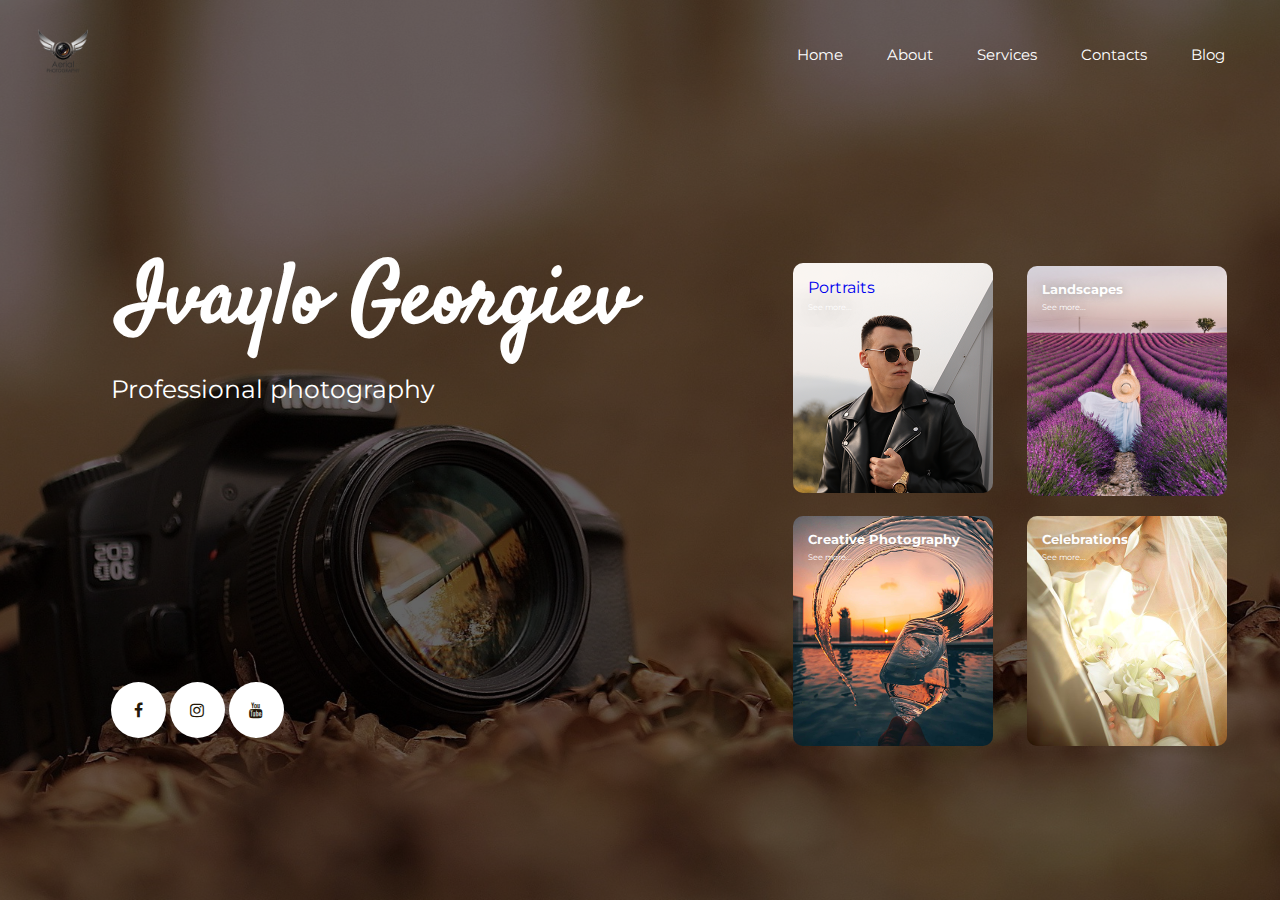
<file: index.html>
<!DOCTYPE html>
<html lang="en">
<head>
    <meta charset="UTF-8">
    <meta name="viewport" content="width=device-width, initial-scale=1.0">
    <link rel="stylesheet" href="Main_page/CSs/index.css" type="text/css"></link>
    <link href="https://fonts.googleapis.com/css2?family=Montserrat:wght@300&display=swap" rel="stylesheet">
    <link rel="preconnect" href="https://fonts.gstatic.com">
    <link href="https://fonts.googleapis.com/css2?family=Cookie&family=Quattrocento:wght@700&family=Satisfy&display=swap" rel="stylesheet">
    <link rel="stylesheet" href="https://cdnjs.cloudflare.com/ajax/libs/font-awesome/4.7.0/css/font-awesome.min.css">
        <title>Photography</title>
</head>
<body>
  <div class="wrap"> 
    <div class="container">
        <div class="navbar">
            <img src="Main_page/images/logo.png" class="logo">
            <nav>
                <ul>
                    <li><a href="index.html">Home</a></li>
                    <li><a href="About us/about.html">About</a></li>
                    <li><a href="Services/services.html">Services</a></li>
                    <li><a href="Contacts/index.html">Contacts</a></li>
                    <li><a href="https://www.photographyblog.com/">Blog</a></li>
                </ul>
            </nav>
        </div>

        <div class="row">
            <div class="col">
                <h1>Ivaylo Georgiev</h1>
                <p>Professional photography</p>
                <div class="sm">
                    <a href="https://www.facebook.com/profile.php?id=100001662976677" class="fa fa-facebook"></a>
                    <a href="https://www.instagram.com/igeorgiew_/" class="fa fa-instagram"></a>
                    <a href="https://www.youtube.com/watch?v=5IpmafMQ6AU" class="fa fa-youtube"></a>
                </div>
            </div>
                

            <nav class="col">
                    <a href="Portraits/portraits.html" class="card card1" дсйхфсххсдхдй
                        <h5>Portraits</h5>
                        <p>See more...</p>
                    </a>
                    <a href="Landscapes/landscapes.html" class="card card2">
                        <h5>Landscapes</h5>
                        <p>See more...</p>
                    </a>
                    <a href="Creative%20PH/Creative.html" class="card card3">
                        <h5>Creative Photography</h5>
                        <p>See more...</p>
                    </a>
                    <a href="Celebrations/Celebrations.html" class="card card4">
                        <h5>Celebrations</h5>
                        <p>See more...</p>
                    </a>
            </nav>
            
        </div>
       

    </div>
</div>  

</body>
</html>
</file>
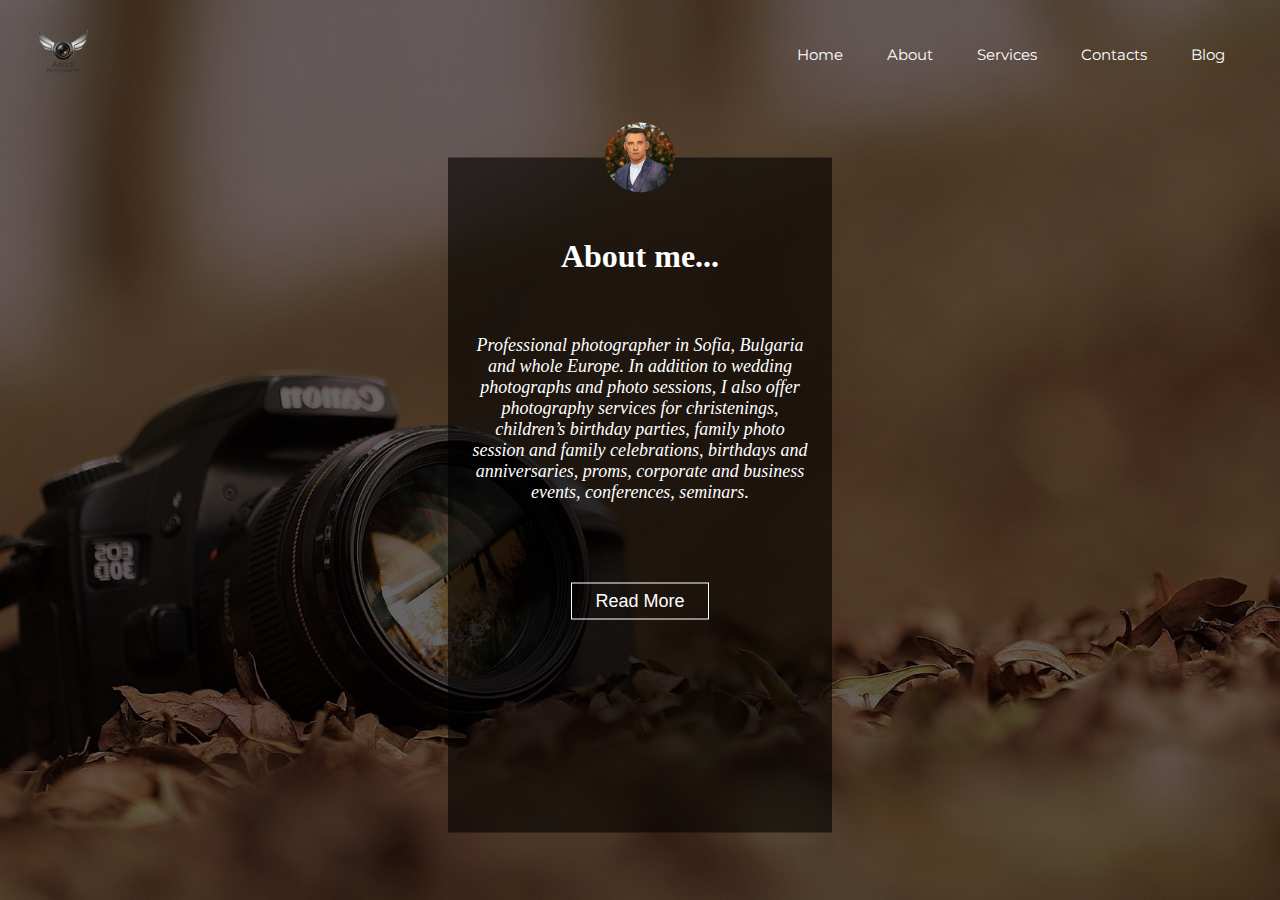
<file: About us/about.html>
<!DOCTYPE html>
<html lang="en">
<head>
    <meta charset="UTF-8">
    <meta name="viewport" content="width=device-width, initial-scale=1.0">
    <link rel="stylesheet" href="css/About.css" type="text/css"></link>
    <link href="https://fonts.googleapis.com/css2?family=Montserrat:wght@300&display=swap" rel="stylesheet">
    <link rel="preconnect" href="https://fonts.gstatic.com">
    <title>About</title>
</head>
<body>
<div class="wrap"></div>
    <div class="container">
        <div class="navbar">
            <img src="images/logo.png" class="logo">
            <nav>
                <ul>
                    <li><a href="../index.html">Home</a></li>
                    <li><a href="../About us/about.html">About</a></li>
                    <li><a href="../Services/services.html">Services</a></li>
                    <li><a href="../Contacts/index.html">Contacts</a></li>
                    <li><a href="https://www.photographyblog.com/">Blog</a></li>
                </ul>
             </nav>
          </div>

    </div>  

<div class="about">
    <center>
        <h1>About me...</h1>
        <div class="img">
        </div>
        <p>Professional photographer in Sofia, Bulgaria and whole Europe. 
           In addition to wedding photographs 
           and photo sessions, I also offer photography services for christenings, 
           children’s birthday parties, 
           family photo session and family celebrations, 
           birthdays and anniversaries, 
           proms, corporate and business events, conferences, seminars.
        </p>
        <button class="button">Read More</button>
    </center>

</div>

</body>
</html>
</file>
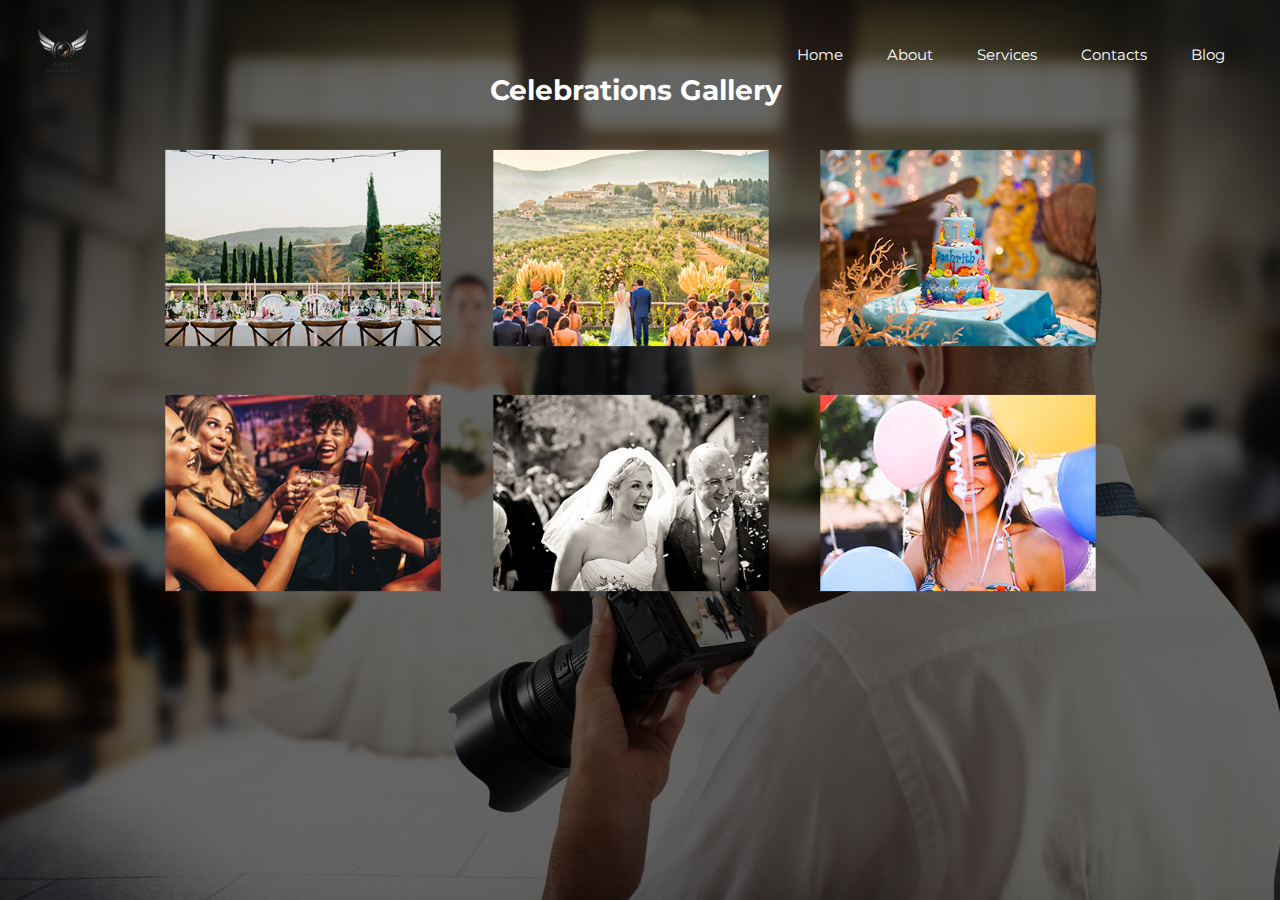
<file: Celebrations/Celebrations.html>
<!DOCTYPE html>
<html lang="en">
<head>
    <meta charset="UTF-8">
    <meta name="viewport" content="width=device-width, initial-scale=1.0">
    <link rel="stylesheet" href="CsS/Celebrations.css" type="text/css"></link>
    <link href="https://fonts.googleapis.com/css2?family=Montserrat:wght@300&display=swap" rel="stylesheet">
    <link rel="preconnect" href="https://fonts.gstatic.com">
<title>Celebrations</title>
</head>
<body>

    <div class="container">
        <div class="navbar">
            <img src="images/logo.png" class="logo">
            <nav>
                <ul>
                    <li><a href="../index.html">Home</a></li>
                    <li><a href="../About us/about.html">About</a></li>
                    <li><a href="../Services/services.html">Services</a></li>
                    <li><a href="../Contacts/index.html">Contacts</a></li>
                    <li><a href="https://www.photographyblog.com/">Blog</a></li>
                </ul>
             </nav>
          </div>

    </div>  
    
<div class="gallery">
    <h1>Celebrations Gallery</h1>
    <div class="image">
        <img src="images/1.jpg" />
    </div>
    <div class="image">
        <img src="images/2.jpg" />
    </div>
    <div class="image">
        <img src="images/3.jpg" />
    </div>
    <div class="image">
        <img src="images/4.jpg" />
    </div>
    <div class="image">
        <img src="images/5.jpg" />
    </div>
    <div class="image">
        <img src="images/6.jpg" />
    </div>
</div>
    
</body>
</html>
</file>
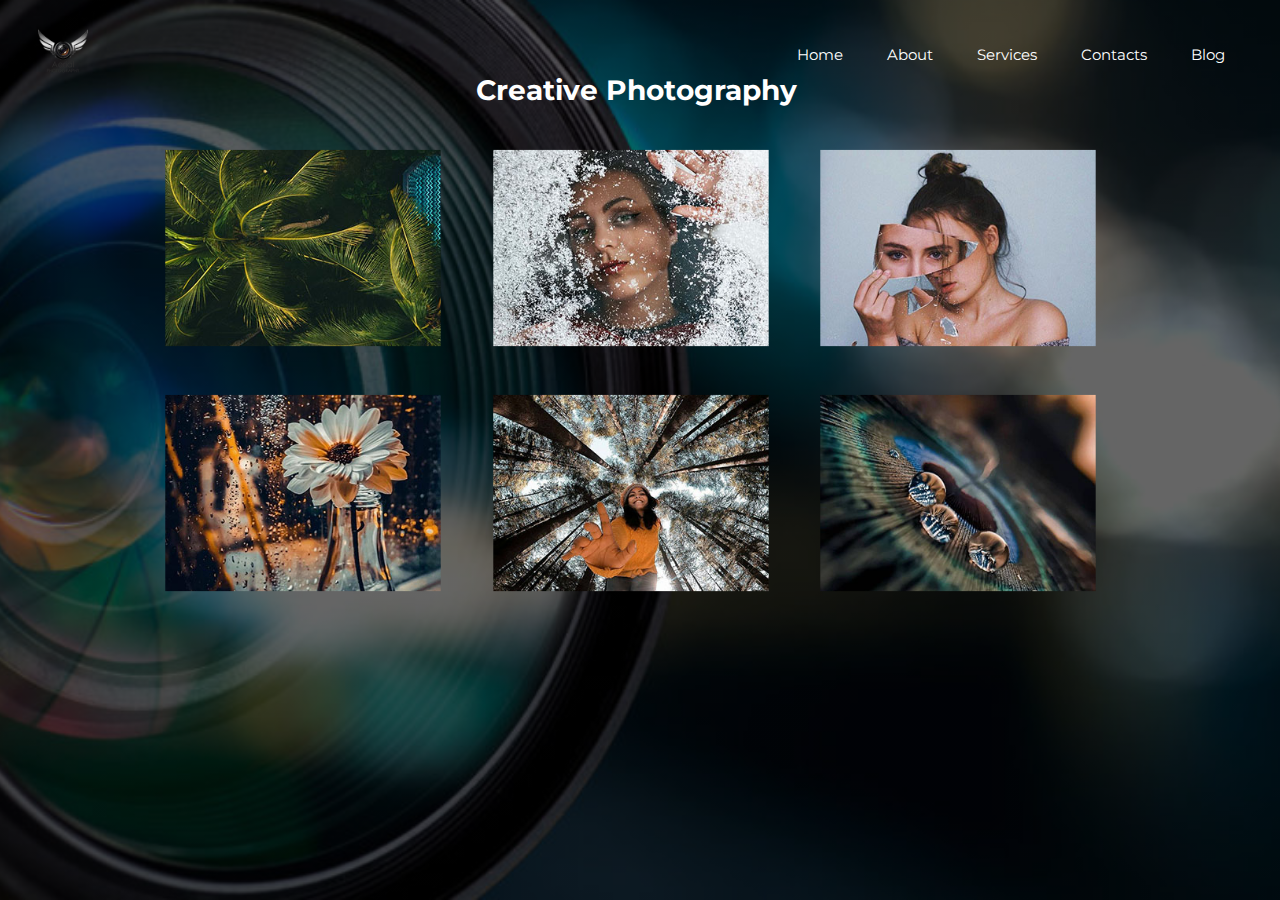
<file: Creative PH/Creative.html>
<!DOCTYPE html>
<html lang="en">
<head>
    <meta charset="UTF-8">
    <meta name="viewport" content="width=device-width, initial-scale=1.0">
    <link rel="stylesheet" href="css/Creative.css" type="text/css"></link>
    <link href="https://fonts.googleapis.com/css2?family=Montserrat:wght@300&display=swap" rel="stylesheet">
    <link rel="preconnect" href="https://fonts.gstatic.com">
<title>Creative Photography</title>
</head>
<body>

    <div class="container">
        <div class="navbar">
            <img src="images/logo.png" class="logo">
            <nav>
                <ul>
                    <li><a href="../index.html">Home</a></li>
                    <li><a href="../About us/about.html">About</a></li>
                    <li><a href="../Services/services.html">Services</a></li>
                    <li><a href="../Contacts/index.html">Contacts</a></li>
                    <li><a href="https://www.photographyblog.com/">Blog</a></li>
                </ul>
             </nav>
          </div>

    </div>  
    
<div class="gallery">
    <h1>Creative Photography</h1>
    <div class="image">
        <img src="images/1.jpg" />
    </div>
    <div class="image">
        <img src="images/2.jpg" />
    </div>
    <div class="image">
        <img src="images/3.jpg" />
    </div>
    <div class="image">
        <img src="images/4.jpg" />
    </div>
    <div class="image">
        <img src="images/5.jpg" />
    </div>
    <div class="image">
        <img src="images/6.jpg" />
    </div>
</div>
    
</body>
</html>
</file>
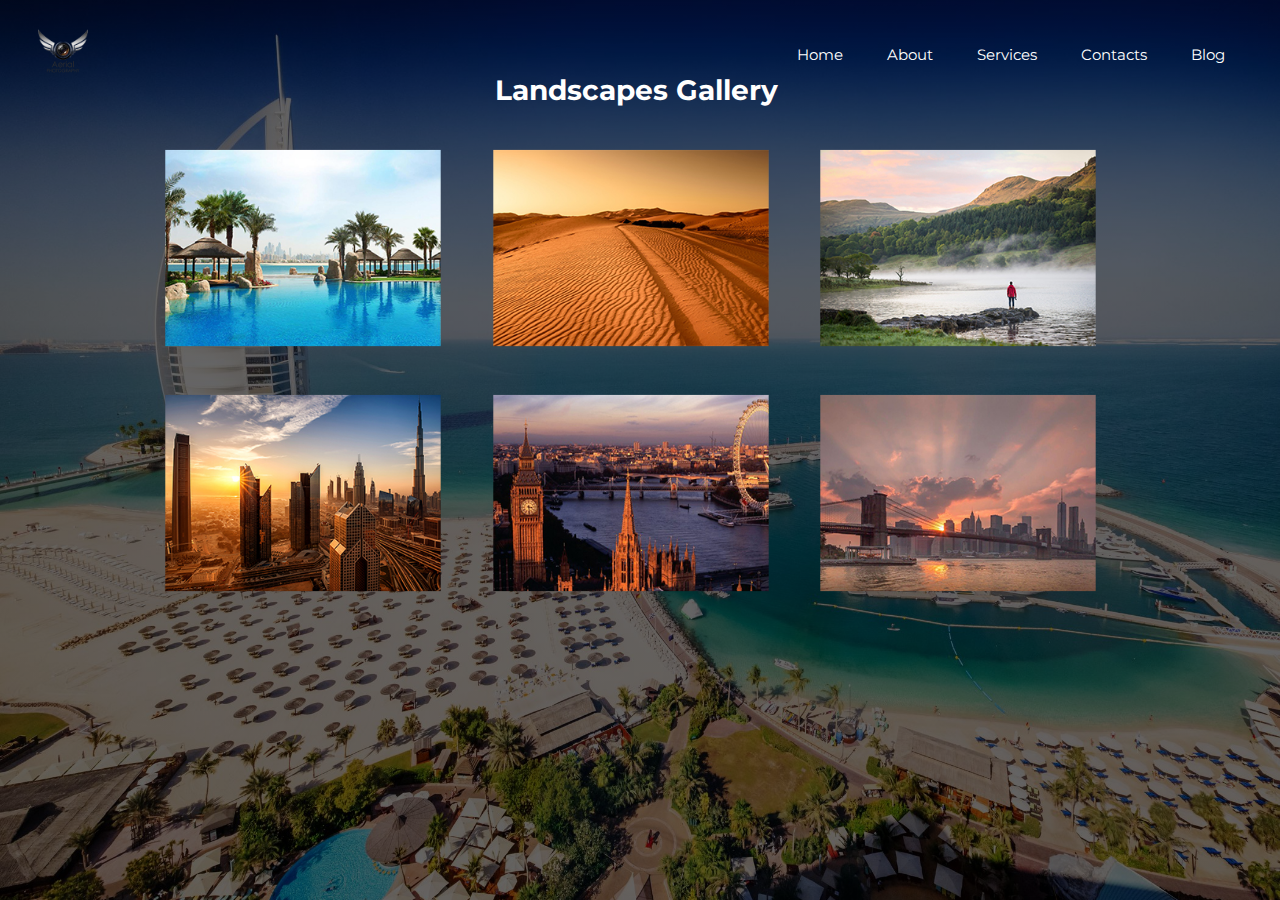
<file: Landscapes/landscapes.html>
<!DOCTYPE html>
<html lang="en">
<head>
    <meta charset="UTF-8">
    <meta name="viewport" content="width=device-width, initial-scale=1.0">
    <link rel="stylesheet" href="cSs/lanscapes.css" type="text/css"></link>
    <link href="https://fonts.googleapis.com/css2?family=Montserrat:wght@300&display=swap" rel="stylesheet">
    <link rel="preconnect" href="https://fonts.gstatic.com">
<title>Lanscapes</title>
</head>
<body>

    <div class="container">
        <div class="navbar">
            <img src="images/logo.png" class="logo">
            <nav>
                <ul>
                    <li><a href="../index.html">Home</a></li>
                    <li><a href="../About us/about.html">About</a></li>
                    <li><a href="../Services/services.html">Services</a></li>
                    <li><a href="../Contacts/index.html">Contacts</a></li>
                    <li><a href="https://www.photographyblog.com/">Blog</a></li>
                </ul>
             </nav>
          </div>

    </div>  
    
<div class="gallery">
    <h1>Landscapes Gallery</h1>
    <div class="image">
        <img src="images/1.jpg" />
    </div>
    <div class="image">
        <img src="images/2.jpg" />
    </div>
    <div class="image">
        <img src="images/3.jpg" />
    </div>
    <div class="image">
        <img src="images/4.jpg" />
    </div>
    <div class="image">
        <img src="images/5.jpg" />
    </div>
    <div class="image">
        <img src="images/6.jpg" />
    </div>
</div>
    
</body>
</html>
</file>
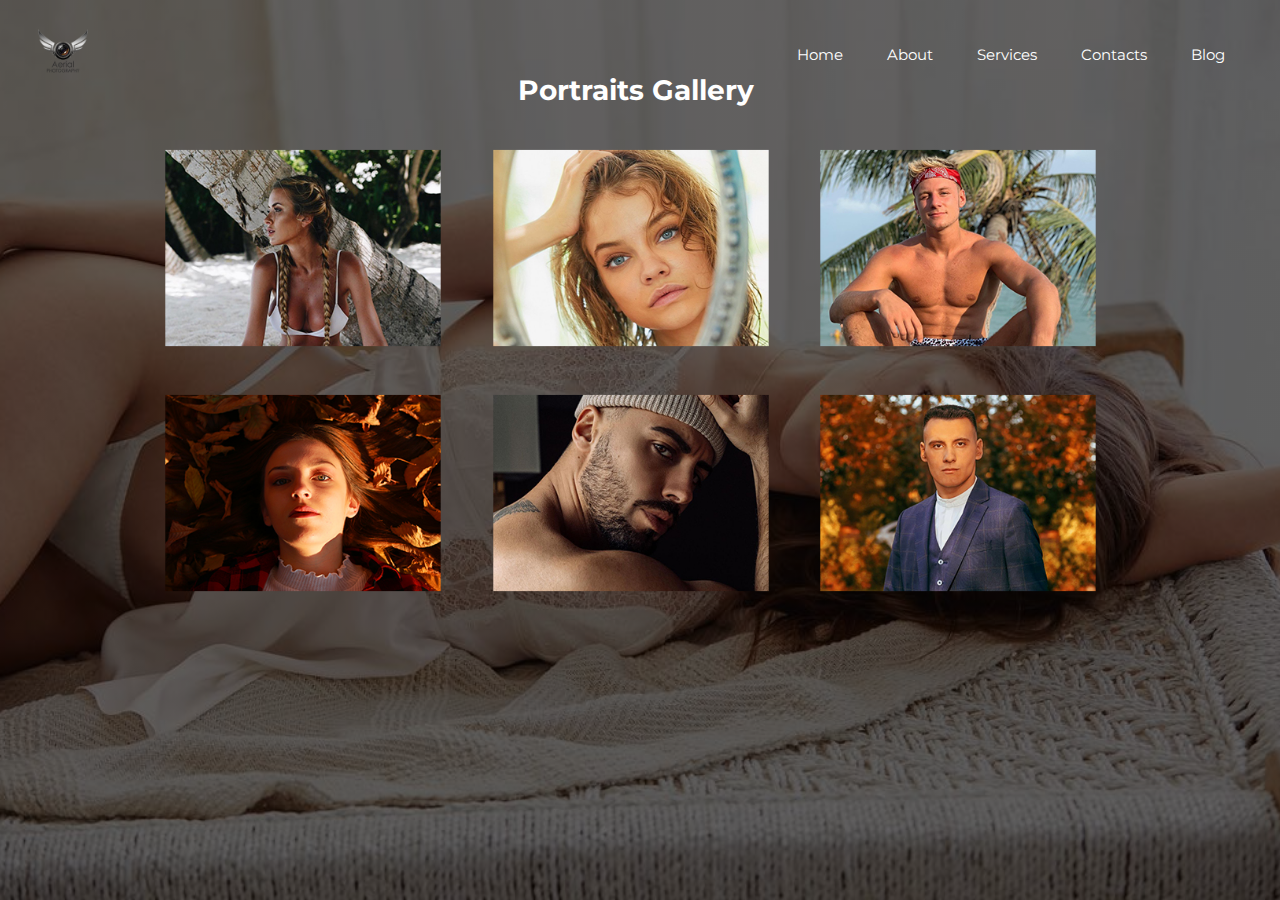
<file: Portraits/portraits.html>
<!DOCTYPE html>
<html lang="en">
<head>
    <meta charset="UTF-8">
    <meta name="viewport" content="width=device-width, initial-scale=1.0">
    <link rel="stylesheet" href="css/portraits.css" type="text/css"></link>
    <link href="https://fonts.googleapis.com/css2?family=Montserrat:wght@300&display=swap" rel="stylesheet">
    <link rel="preconnect" href="https://fonts.gstatic.com">
<title>Portraits</title>
</head>
<body>

    <div class="container">
        <div class="navbar">
            <img src="images/logo.png" class="logo">
            <nav>
                <ul>
                    <li><a href="../index.html">Home</a></li>
                    <li><a href="../About us/about.html">About</a></li>
                    <li><a href="../Services/services.html">Services</a></li>
                    <li><a href="../Contacts/index.html">Contacts</a></li>
                    <li><a href="https://www.photographyblog.com/">Blog</a></li>
                </ul>
             </nav>
          </div>

    </div>  
    
<div class="gallery">
    <h1>Portraits Gallery</h1>
    <div class="image">
        <img src="images/1.jpg" />
    </div>
    <div class="image">
        <img src="images/2.jpg" />
    </div>
    <div class="image">
        <img src="images/3.jpg" />
    </div>
    <div class="image">
        <img src="images/4.jpg" />
    </div>
    <div class="image">
        <img src="images/5.jpg" />
    </div>
    <div class="image">
        <img src="images/6.jpg" />
    </div>
</div>
    
</body>
</html>
</file>
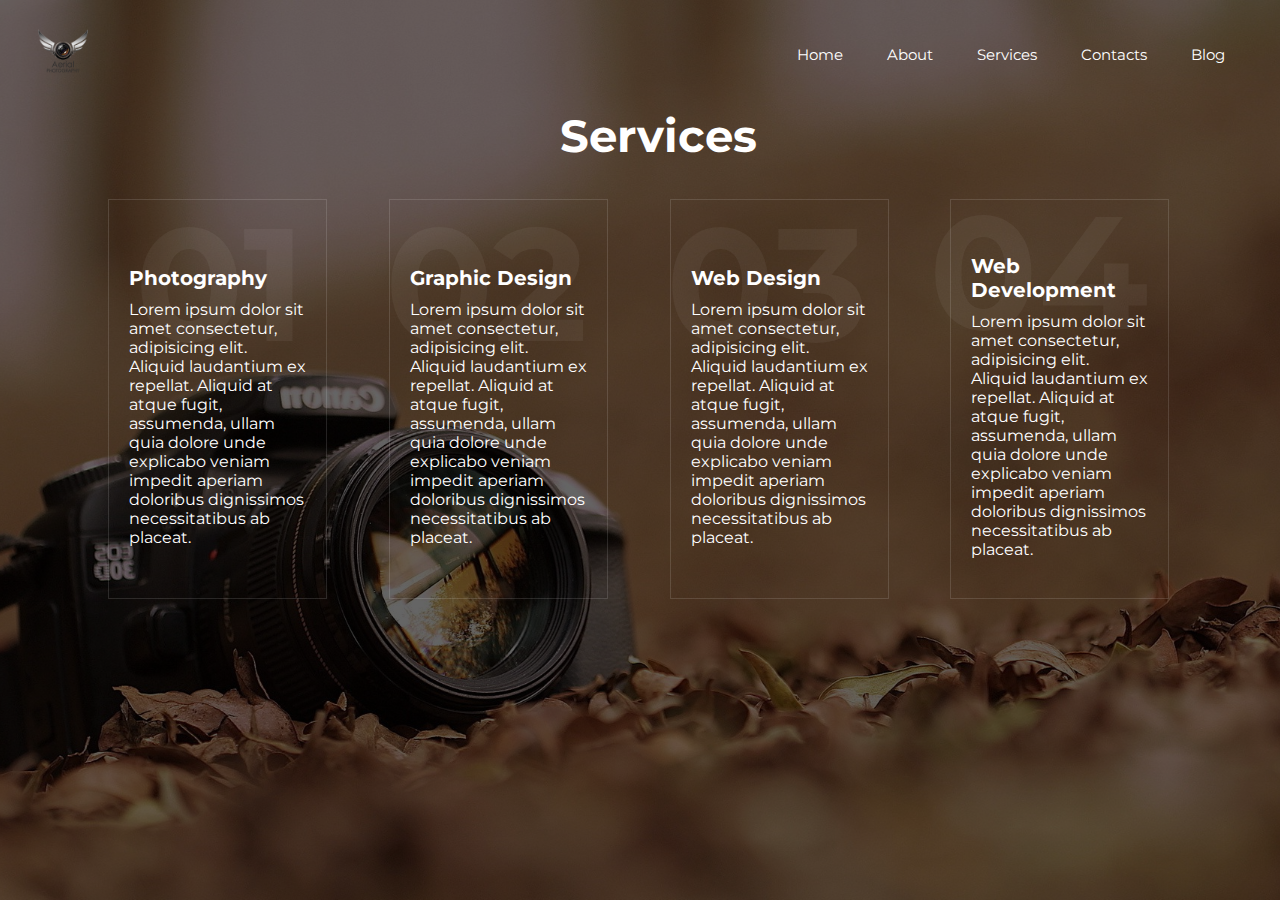
<file: Services/services.html>
<!DOCTYPE html>
<html lang="en">
    <meta charset="UTF-8">
    <meta name="viewport" content="width=device-width, initial-scale=1.0">
    <link rel="stylesheet" href="css/services.css" type="text/css"></link>
    <link href="https://fonts.googleapis.com/css2?family=Montserrat:wght@300&display=swap" rel="stylesheet">
    <link rel="preconnect" href="https://fonts.gstatic.com">
<title>Creative Photography</title>
</head>
<body>

    <div class="container">
        <div class="navbar">
            <img src="images/logo.png" class="logo">
            <nav>
                <ul>
                    <li><a href="../index.html">Home</a></li>
                    <li><a href="../About us/about.html">About</a></li>
                    <li><a href="../Services/services.html">Services</a></li>
                    <li><a href="../Contacts/index.html">Contacts</a></li>
                    <li><a href="https://www.photographyblog.com/">Blog</a></li>
                </ul>
             </nav>
          </div>
          <h1>Services</h1>
          <div class="cont">
            <div class="box">
                <div class="content">
                    <h2>01</h2>
                    <h3><b>Photography</b></h3>
                    <p>
                      Lorem ipsum dolor sit amet consectetur, adipisicing elit. Aliquid laudantium ex repellat. 
                        Aliquid at atque fugit, assumenda, ullam quia dolore 
                         unde explicabo veniam impedit 
                         aperiam doloribus dignissimos necessitatibus ab placeat. 
                    </p>
                    <a href="#">Read More</a>
        
                </div>
            </div>
        
            <div class="box">
                <div class="content">
                    <h2>02</h2>
                    <h3><b>Graphic Design</b></h3>
                    <p>
                        Lorem ipsum dolor sit amet consectetur, adipisicing elit. Aliquid laudantium ex repellat. 
                        Aliquid at atque fugit, assumenda, ullam quia dolore 
                         unde explicabo veniam impedit 
                         aperiam doloribus dignissimos necessitatibus ab placeat. 
                    </p>
                    <a href="#">Read More</a>
                </div>
            </div>
        
            <div class="box">
                <div class="content">
                    <h2>03</h2>
                    <h3><b>Web Design</b></h3>
                    <p>
                        Lorem ipsum dolor sit amet consectetur, adipisicing elit. Aliquid laudantium ex repellat. 
                        Aliquid at atque fugit, assumenda, ullam quia dolore 
                         unde explicabo veniam impedit 
                         aperiam doloribus dignissimos necessitatibus ab placeat.   
                      
                    </p>
                    <a href="#">Read More</a>
        
                </div>
            </div>
        
            <div class="box">
                <div class="content">
                    <h2>04</h2>
                    <h3><b>Web Development</b></h3>
                    <p>
                      Lorem ipsum dolor sit amet consectetur, adipisicing elit. Aliquid laudantium ex repellat. 
                        Aliquid at atque fugit, assumenda, ullam quia dolore 
                         unde explicabo veniam impedit 
                         aperiam doloribus dignissimos necessitatibus ab placeat.
                    </p>
                    <a href="#">Read More</a>
        
                </div>
            </div>
        </div>
     </div> 

</body>
</html>
</file>
<file: Main_page/CSs/index.css>
*{
    margin: 0;
    padding: 0;
    font-family: 'Montserrat', sans-serif;
  }
* {box-sizing: border-box;}
.wrap{
    width: 100%;
}
.container{
    height: 100vh;
    background-size: cover;
    background-position: center;
    background-image: linear-gradient(rgba(0, 0, 0, 0.603),rgba(0,0,0,0.603)),url(bg.jpg);
    padding-left: 3%;
    padding-right: 3%;
    box-sizing: border-box;
}
.navbar{
    height: 12%;
    display: flex;
    align-items: center;
}
.logo{
    width: 50px;
}
nav{
    flex: 1;
    text-align: right;
}
nav ul li{
    list-style: none;
    display: inline-block;
    margin-left: 20px;
    margin-right: 14px;
}
nav ul li a{
    text-decoration: none;
    color: #ffffff;
    font-size: 15px;
    border-radius: 5px;
    transition: 0.5s ease;
    padding: 3px ;
}
nav ul li a:hover{
    color: rgb(168, 168, 168);
    transform: translateY(-10px);
}
.row{
    display: flex;
    height: 88%;
    align-items: center;
    margin-left: 6%;
    
}
.col{
    flex-basis: 50%;
}
h1{
    color: #ffffff;
    font-size: 85px;
    font-family: 'Satisfy', cursive;
    margin-left: 10px;
    margin-bottom: 15px;
    
}
p{
    color: #ffffff;
    font-size: 25px;
    line-height: 20px;
    padding-bottom: 26%;
    
}

.card{
    width: 200px;
    height: 230px;
    display: inline-block;
    border-radius: 10px;
    padding: 15px 15px;
    box-sizing: border-box;
    cursor: pointe;
    margin: 10px 15px;
    text-align: left;
    background-position: center;
    background-size: cover;
    transition: transform 0.5s;
    cursor: pointer;
    text-decoration: none;
}
.card1{
    background-image: url(1.png);
}
.card2{
    background-image: url(2.png);
}
.card3{
    background-image: url(3.png); 
}
.card4{
    background-image: url(4.png);
}
.card:hover{
    transform: translateY(-10px);
}
h5{
    color: #ffffff;
    text-shadow: 0 0 10px #999999;
    
}
.card p{
    text-shadow: 0 0 25px #000000;
    font-size: 8px;

    
}
.sm{
    text-align: left;
    display: inherit;
    padding-top: 24%;
    padding-bottom: 5%;
}
.fa {
    padding: 20px;
    width: 55px;
    text-align: center;
    text-decoration: none;
    position: relative;
    border-radius: 80%;
    transition: transform 0.5s; 

}
  
.fa:hover {
    transform: translateY(-10px);
    opacity: 0.7;
}
  
.fa-facebook {
    background: #ffffff;
    color:  #241808;
}
.fa-instagram {
    background: #ffffff;
    color: #241808;
}
.fa-youtube {
    background: #ffffff;
    color: #241808;
}
</file>
<file: About us/css/About.css>
*{
    margin: 0;
    padding: 0;
  }
* {box-sizing: border-box;}
.wrap{
    width: 100%;
}
.container{
    height: 100vh;
    background-size: cover;
    background-position: center;
    background-image: linear-gradient(rgba(0, 0, 0, 0.603),rgba(0,0,0,0.603)),url(bg.jpg);
    padding-left: 3%;
    padding-right: 3%;
    box-sizing: border-box;
    font-family: 'Montserrat', sans-serif;
}
.navbar{
    height: 12%;
    display: flex;
    align-items: center;
}
.logo{
    width: 50px;
}
nav{
    flex: 1;
    text-align: right;
}
nav ul li{
    list-style: none;
    display: inline-block;
    margin-left: 20px;
    margin-right: 14px;
}
nav ul li a{
    text-decoration: none;
    color: #ffffff;
    font-size: 15px;
    border-radius: 5px;
    transition: 0.5s ease;
    padding: 3px;
}
nav ul li a:hover{
    color: rgb(168, 168, 168);
    transform: translateY(-10px);
}
.about{
    height: 75vh;
    width: 30%;
    background: rgba(0, 0, 0, .6);
    position: absolute;
    top: 55%;
    left: 50%;
    transform: translate(-50%, -50%);
    padding: 0 20px;
}
.img{
    height: 70px;
    width: 70px;
    background:url(1.jpg)no-repeat;
    background-size: cover;
    background-position: center;
    border-radius: 50px;
    position: absolute;
    top: 0%;
    left: 50%;
    transform: translate(-50%, -50%);
}
.about h1{
    color:#ffffff;
    margin-top: 80px;
    font-family:serif;
}
.about p{
    color: #ffffff;
    margin-top: 60px;
    font-size: large;
    font-style: italic;
}
.button{
    background: no-repeat;
    outline: none;
    border: 1px solid white;
    color: white;
    width: 40%;
    padding: 7px 15px;
    font-size: large;
    margin-top: 80px;
    cursor: pointer;
    transition: 0.5s ease;
    
}
.button:hover{
    background: white;
    color: black;
}
</file>
<file: Celebrations/CsS/Celebrations.css>
*{
    margin: 0;
    padding: 0;
    font-family: 'Montserrat', sans-serif;
}
.container{
    height: 100vh;
    background-size: cover;
    background-position: center;
    background-image: linear-gradient(rgba(0, 0, 0, 0.603),rgba(0,0,0,0.603)),url(wedding.jpg);
    padding-left: 3%;
    padding-right: 3%;
    box-sizing: border-box;
}
.navbar{
    height: 12%;
    display: flex;
    align-items: center;
    
}
.logo{
    width: 50px;
}
nav{
    flex: 1;
    text-align: right;
}
nav ul li{
    list-style: none;
    display: inline-block;
    margin-left: 20px;
    margin-right: 14px;
}
nav ul li a{
    text-decoration: none;
    color: #ffffff;
    font-size: 15px;
    border-radius: 5px;
    transition: 0.5s ease;
    padding: 3px;
}
nav ul li a:hover{
    color: rgb(168, 168, 168);
    transform: translateY(-10px);
}
html, body{
    width: 100%;
    height: 100%;
    font-size: 14px;
    font-weight: normal;
}
.gallery{
    position:absolute;
    right: 0;
    top: 40px;
    color: white;
    padding: 0 30px;
    display: inline-blok;
    margin-right: 10%;

}
h1{
    text-align: center;
    margin: 3% 0 2% 11%
}
.gallery .image{
    width: 28%;
    margin: 1%;
    float:right;
}
.image img{
    width: 100%;
    transition: all ease 0.5s;
    -webkit-transition: all ease 0.5s;
    transform: scale(0.9);
    -webkit-transform: scale(0.9);
}
.image img:hover{
    transform: scale(1);
    -webkit-transform: scale(1);
}
</file>
<file: Creative PH/css/Creative.css>
*{
    margin: 0;
    padding: 0;
    font-family: 'Montserrat', sans-serif;
}
.container{
    height: 100vh;
    background-size: cover;
    background-position: center;
    background-image: linear-gradient(rgba(0, 0, 0, 0.603),rgba(0,0,0,0.603)),url(22.jpg);
    padding-left: 3%;
    padding-right: 3%;
    box-sizing: border-box;
}
.navbar{
    height: 12%;
    display: flex;
    align-items: center;
    
}
.logo{
    width: 50px;
}
nav{
    flex: 1;
    text-align: right;
}
nav ul li{
    list-style: none;
    display: inline-block;
    margin-left: 20px;
    margin-right: 14px;
}
nav ul li a{
    text-decoration: none;
    color: #ffffff;
    font-size: 15px;
    border-radius: 5px;
    transition: 0.5s ease;
    padding: 3px;
}
nav ul li a:hover{
    color: rgb(168, 168, 168);
    transform: translateY(-10px);
}
html, body{
    width: 100%;
    height: 100%;
    font-size: 14px;
    font-weight: normal;
}
.gallery{
    position:absolute;
    right: 0;
    top: 40px;
    color: white;
    padding: 0 30px;
    display: inline-blok;
    margin-right: 10%;

}
h1{
    text-align: center;
    margin: 3% 0 2% 11%
}
.gallery .image{
    width: 28%;
    margin: 1%;
    float:right;
}
.image img{
    width: 100%;
    transition: all ease 0.5s;
    -webkit-transition: all ease 0.5s;
    transform: scale(0.9);
    -webkit-transform: scale(0.9);
}
.image img:hover{
    transform: scale(1);
    -webkit-transform: scale(1);
}
</file>
<file: Landscapes/cSs/lanscapes.css>
*{
    margin: 0;
    padding: 0;
    font-family: 'Montserrat', sans-serif;
}
.container{
    height: 100vh;
    background-size: cover;
    background-position: center;
    background-image: linear-gradient(rgba(0, 0, 0, 0.603),rgba(0,0,0,0.603)),url(55.jpg);
    padding-left: 3%;
    padding-right: 3%;
    box-sizing: border-box;
}
.navbar{
    height: 12%;
    display: flex;
    align-items: center;
    
}
.logo{
    width: 50px;
}
nav{
    flex: 1;
    text-align: right;
}
nav ul li{
    list-style: none;
    display: inline-block;
    margin-left: 20px;
    margin-right: 14px;
}
nav ul li a{
    text-decoration: none;
    color: #ffffff;
    font-size: 15px;
    border-radius: 5px;
    transition: 0.5s ease;
    padding: 3px;
}
nav ul li a:hover{
    color: rgb(168, 168, 168);
    transform: translateY(-10px);
}
html, body{
    width: 100%;
    height: 100%;
    font-size: 14px;
    font-weight: normal;
}
.gallery{
    position:absolute;
    right: 0;
    top: 40px;
    color: white;
    padding: 0 30px;
    display: inline-blok;
    margin-right: 10%;

}
h1{
    text-align: center;
    margin: 3% 0 2% 11%
}
.gallery .image{
    width: 28%;
    margin: 1%;
    float:right;
}
.image img{
    width: 100%;
    transition: all ease 0.5s;
    -webkit-transition: all ease 0.5s;
    transform: scale(0.9);
    -webkit-transform: scale(0.9);
}
.image img:hover{
    transform: scale(1);
    -webkit-transform: scale(1);
}
</file>
<file: Portraits/css/portraits.css>
*{
    margin: 0;
    padding: 0;
    font-family: 'Montserrat', sans-serif;
}
.container{
    height: 100vh;
    background-size: cover;
    background-position: center;
    background-image: linear-gradient(rgba(0, 0, 0, 0.603),rgba(0,0,0,0.603)),url(bp.jpg);
    padding-left: 3%;
    padding-right: 3%;
    box-sizing: border-box;
}
.navbar{
    height: 12%;
    display: flex;
    align-items: center;
    
}
.logo{
    width: 50px;
}
nav{
    flex: 1;
    text-align: right;
}
nav ul li{
    list-style: none;
    display: inline-block;
    margin-left: 20px;
    margin-right: 14px;
}
nav ul li a{
    text-decoration: none;
    color: #ffffff;
    font-size: 15px;
    border-radius: 5px;
    transition: 0.5s ease;
    padding: 3px;
}
nav ul li a:hover{
    color: rgb(168, 168, 168);
    transform: translateY(-10px);
}
html, body{
    width: 100%;
    height: 100%;
    font-size: 14px;
    font-weight: normal;
}
.gallery{
    position:absolute;
    right: 0;
    top: 40px;
    color: white;
    padding: 0 30px;
    margin-right: 10%;

}
h1{
    text-align: center;
    margin: 3% 0 2% 11%
}
.gallery .image{
    width: 28%;
    margin: 1%;
    float:right;
}
.image img{
    width: 100%;
    transition: all ease 0.5s;
    -webkit-transition: all ease 0.5s;
    transform: scale(0.9);
    -webkit-transform: scale(0.9);
}
.image img:hover{
    transform: scale(1);
    -webkit-transform: scale(1);
}
</file>
<file: Services/css/services.css>
*{
    margin: 0;
    padding: 0;
    font-family: 'Montserrat', sans-serif;
  }
* {box-sizing: border-box;}
.wrap{
    width: 100%;
}
.container{
    height: 100vh;
    background-size: cover;
    background-position: center;
    background-image: linear-gradient(rgba(0, 0, 0, 0.603),rgba(0,0,0,0.603)),url(bg.jpg);
    padding-left: 3%;
    padding-right: 3%;
    box-sizing: border-box;
}
.navbar{
    height: 12%;
    display: flex;
    align-items: center;
}
.logo{
    width: 50px;
}
nav{
    flex: 1;
    text-align: right;
}
nav ul li{
    list-style: none;
    display: inline-block;
    margin-left: 20px;
    margin-right: 14px;
}
nav ul li a{
    text-decoration: none;
    color: #ffffff;
    font-size: 15px;
    border-radius: 5px;
    transition: 0.5s ease;
    padding: 3px;
}
nav ul li a:hover{
    color: rgb(168, 168, 168);
    transform: translateY(-10px);
}

h1{
    text-align: center;
    margin: 0% 2% 3% 5%;
    font-size: 45px;
    color: white;
}

.cont 
{
	position: relative;
	width: 90%;

    display: flex;

    grid-auto-columns: repeat(auto-fill, minmax(260px, 1fr));
    grid-template-rows: auto;
    grid-gap: 0 40px;
    margin-top: 3%;
    margin-left: 4%;
}

.cont .box
{  
	position: relative;
	height: 400px;
    margin-left: 2%;
    padding-bottom: 15px;
	display: flex;
	justify-content: center;
	align-items: center;
	border: 1px solid rgba(255, 255, 255, 0.13);
}

.cont .box:before
{
	content: '';
	position: absolute;
	top: -2px;
	left: -2px;
	right: -2px;
	bottom: -2px;
	background: #fff;
	transform: skew(2deg,2deg);
	z-index: -1;
}

.cont .box:after
{
	content: '';
	position: absolute;
	top: 0;
	left: 0;
	width: 50%;
	height: 100%;
	background: rgba(255,255,255.0.05);
	pointer-events: none;
}


.content
{
	position: relative;
	padding: 20px;
	transform: translateY(40px);
}

.box .content h2
{
	position: absolute;
	top: -60px;
	right: 20px;
	margin: 0;
	padding: 0;
	font-size: 10em;
	color: rgb(255,255,255,.05);
	transition: 0.5s;
}

.box:hover .content h2
{
	top: -80px;
}

.box .content h3
{
	margin: 0 0 10px;
	padding: 0;
	font-size: 20px;
	font-weight: 500;
	color: #fff;
}

.box .content p
{
	margin: 0;
	padding: 0;
	color: #fff;
	font-size: 16px;
}

.box .content a
{
	position: relative;
	margin: 10px 0 0;
	padding: 10px 20px;
	text-decoration: none;
	border: 1px solid #fff;
	display: inline-block;
	color: #fff;
	transition: 0.5s;
	transform: translateY(-40px);
	opacity: 0;
	visibility: hidden;
}

.box:hover .content a
{
	transform: translateY(0);
	opacity: 1;
	visibility: visible;
}

.box .content a:hover
{
	color: #000;
	background: #fff;
}
</file>
